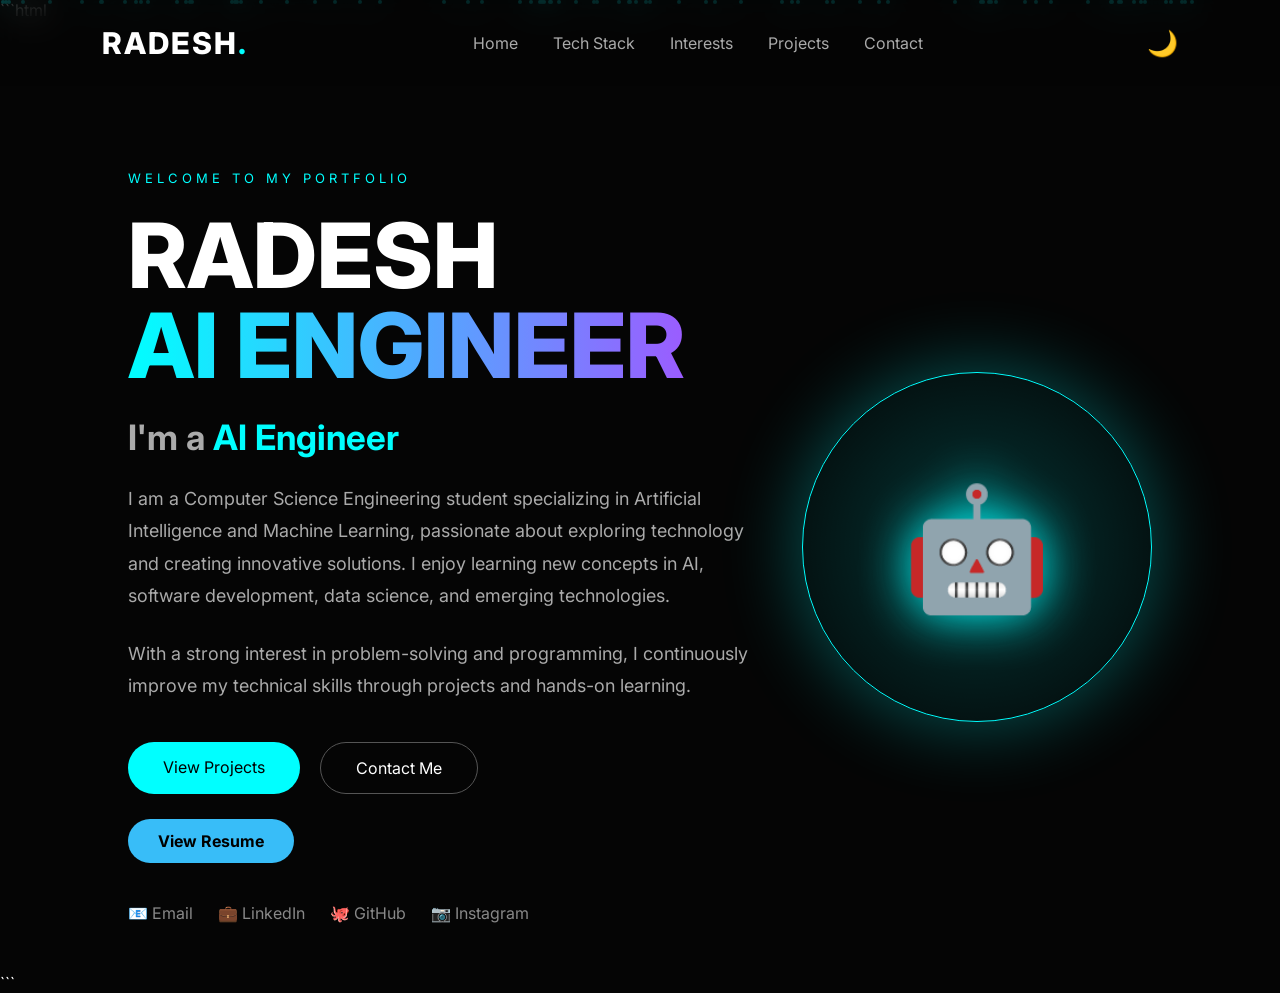
<file: index.html>
```html
<!DOCTYPE html>
<html lang="en">

<head>

    <meta charset="UTF-8">

    <meta name="viewport"
          content="width=device-width, initial-scale=1.0">

    <title>Radesh | AI Engineer</title>

    <link rel="stylesheet"
          href="style.css">

    <link href="https://fonts.googleapis.com/css2?family=Inter:wght@400;600;700;800&display=swap"
          rel="stylesheet">

</head>


<body>

    <!-- ===============================
         BACKGROUND PARTICLES
    ================================ -->

    <div class="particles"></div>


    <!-- ===============================
         NAVBAR
    ================================ -->

    <header>

        <nav>

            <!-- LOGO -->

            <div class="logo">

                RADESH<span>.</span>

            </div>


            <!-- NAVIGATION -->

            <ul>

                <li>
                    <a href="index.html">
                        Home
                    </a>
                </li>

                <li>
                    <a href="techstack.html">
                        Tech Stack
                    </a>
                </li>

                <li>
                    <a href="interest.html">
                        Interests
                    </a>
                </li>

                <li>
                    <a href="projects.html">
                        Projects
                    </a>
                </li>

                <li>
                    <a href="contact.html">
                        Contact
                    </a>
                </li>

            </ul>


            <!-- THEME BUTTON -->

            <button id="theme-toggle">
                🌙
            </button>


            <!-- MOBILE MENU -->

            <div class="menu">
                ☰
            </div>

        </nav>

    </header>



    <!-- ===============================
         HOME SECTION
    ================================ -->

    <section class="hero">


        <!-- LEFT CONTENT -->

        <div class="hero-content">


            <div class="welcome">

                WELCOME TO MY PORTFOLIO

            </div>



            <h1>

                RADESH<br>

                <span>
                    AI ENGINEER
                </span>

            </h1>



            <h2>

                I'm a

                <span id="typing"></span>

            </h2>



            <p>

                I am a Computer Science Engineering student
                specializing in Artificial Intelligence and
                Machine Learning, passionate about exploring
                technology and creating innovative solutions.
                I enjoy learning new concepts in AI, software
                development, data science, and emerging
                technologies.

            </p>



            <p>

                With a strong interest in problem-solving
                and programming, I continuously improve my
                technical skills through projects and
                hands-on learning.

            </p>



            <!-- BUTTONS -->

            <div class="buttons">


                <a href="projects.html"
                   class="primary">

                    View Projects

                </a>



                <a href="contact.html"
                   class="secondary">

                    Contact Me

                </a>


            </div>



            <!-- RESUME -->

            <a href="Radesh_B_Resume.pdf"
   target="_blank"
   class="resume-btn">
    View Resume
</a>



            <!-- SOCIAL LINKS -->

            <div class="social">


                <!-- EMAIL -->

                <a href="mailto:radesh123@gmail.com">

                    📧 Email

                </a>



                <!-- LINKEDIN -->

                <a href="https://www.linkedin.com/in/radesh-b-77797137b"
                   target="_blank">

                    💼 LinkedIn

                </a>



                <!-- GITHUB -->

                <a href="YOUR-GITHUB-LINK"
                   target="_blank">

                    🐙 GitHub

                </a>



                <!-- INSTAGRAM -->

                <a href="YOUR-INSTAGRAM-LINK"
                   target="_blank">

                    📷 Instagram

                </a>


            </div>


        </div>



        <!-- ===============================
             ROBOT IMAGE
        ================================ -->

        <div class="glow-circle">
    <div class="ai-icon">🤖</div>
</div>


        </div>


    </section>



    <!-- ===============================
         JAVASCRIPT
    ================================ -->

    <script src="script.js"></script>


</body>

</html>
```
</file>
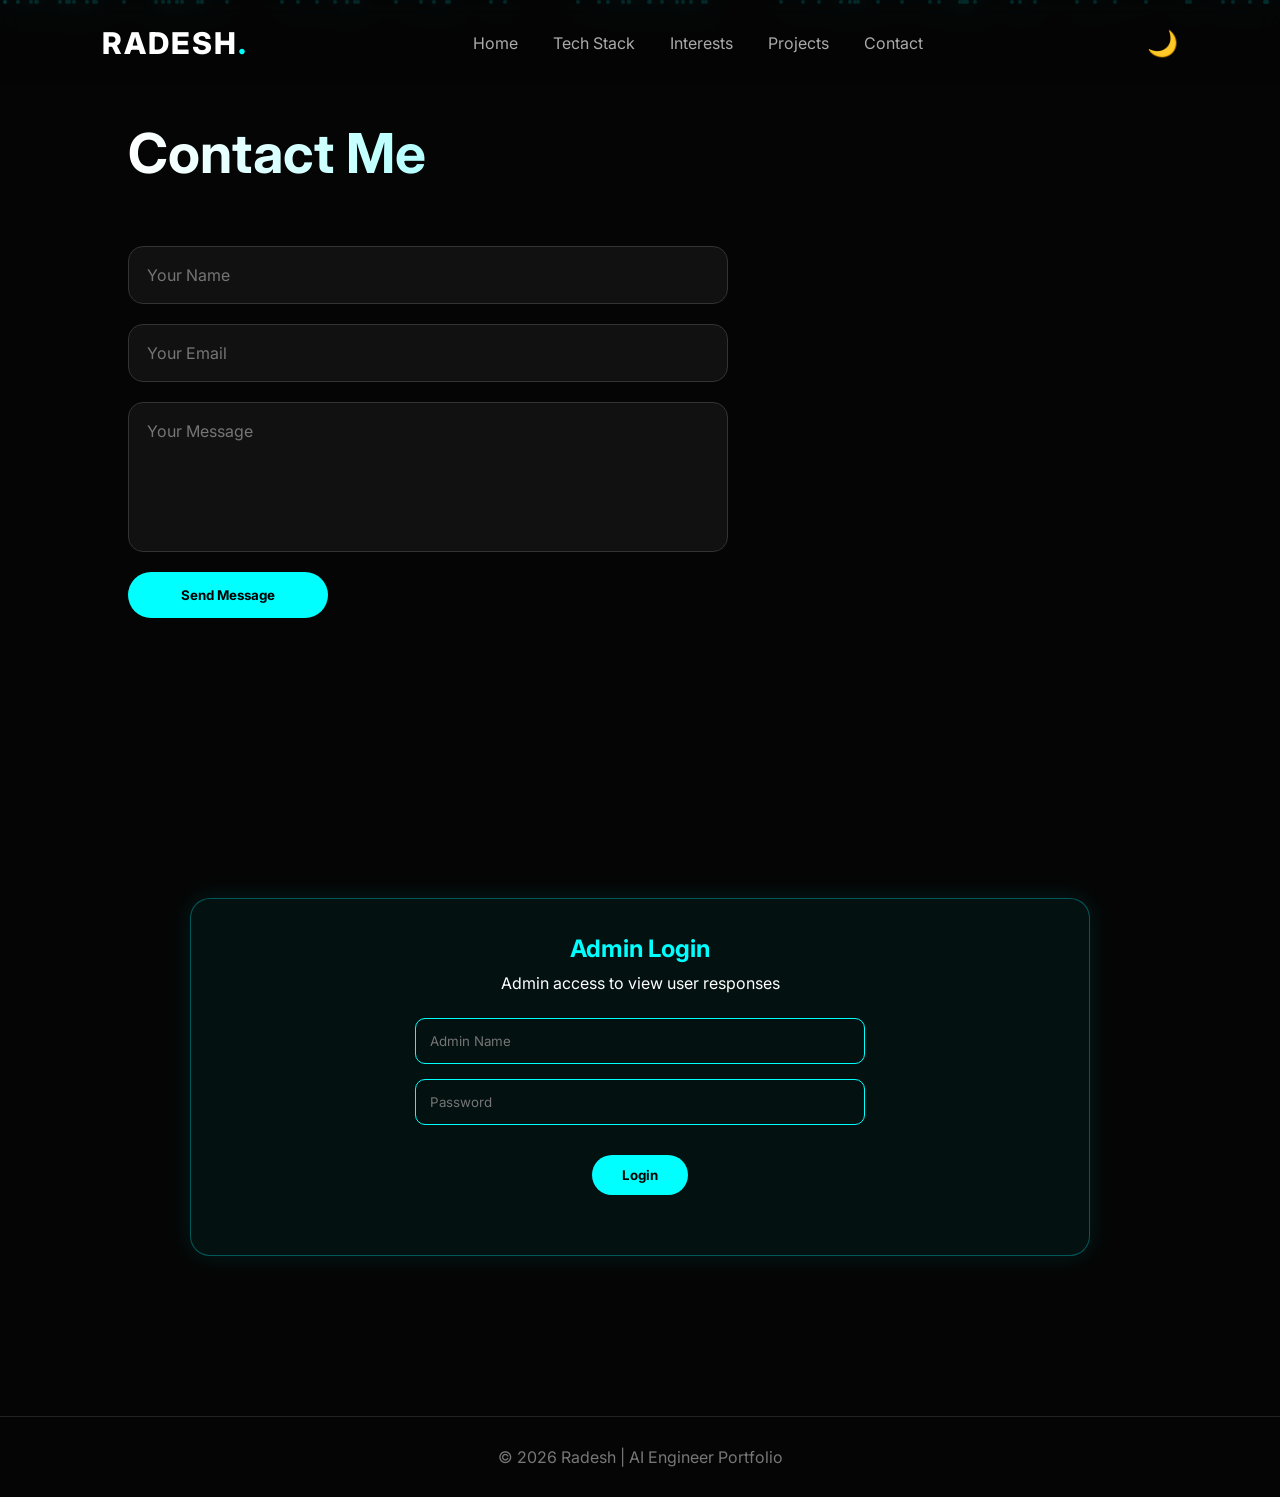
<file: contact.html>
<!DOCTYPE html>
<html lang="en">
<head>

    <meta charset="UTF-8">
    <meta name="viewport" content="width=device-width, initial-scale=1.0">

    <title>Contact | Radesh</title>

    <link rel="stylesheet" href="style.css">

    <link href="https://fonts.googleapis.com/css2?family=Inter:wght@400;600;700;800&display=swap" rel="stylesheet">

</head>

<body>

    <!-- PARTICLES -->
    <div class="particles"></div>


    <!-- ===============================
         NAVBAR
    ================================ -->

    <header>

        <nav>

            <div class="logo">
                RADESH<span>.</span>
            </div>

            <ul>

                <li>
                    <a href="index.html">Home</a>
                </li>

                <li>
                    <a href="techstack.html">Tech Stack</a>
                </li>

                <li>
                    <a href="interest.html">Interests</a>
                </li>

                <li>
                    <a href="projects.html">Projects</a>
                </li>

                <li>
                    <a href="contact.html">Contact</a>
                </li>

            </ul>

            <button id="theme-toggle">
                🌙
            </button>

            <div class="menu">
                ☰
            </div>

        </nav>

    </header>


    <!-- ===============================
         CONTACT FORM
    ================================ -->

    <section class="section" id="contact">

        <h1>
            Contact Me
        </h1>


        <form id="contactForm">

            <input
                type="text"
                id="name"
                placeholder="Your Name"
                required
            >


            <input
                type="email"
                id="email"
                placeholder="Your Email"
                required
            >


            <textarea
                id="message"
                placeholder="Your Message"
                required
            ></textarea>


            <button type="submit">
                Send Message
            </button>

        </form>

    </section>


    <!-- ===============================
         ADMIN LOGIN
    ================================ -->

    <section class="admin-section">

        <div id="adminLogin">

            <h2>
                Admin Login
            </h2>

            <p>
                Admin access to view user responses
            </p>


            <input
                type="text"
                id="adminUser"
                placeholder="Admin Name"
            >


            <input
                type="password"
                id="adminPass"
                placeholder="Password"
            >


            <button
                type="button"
                onclick="adminLogin()">

                Login

            </button>


            <p id="loginMessage"></p>

        </div>


        <!-- ===============================
             USER RESPONSES
        ================================ -->

        <div
            id="responses"
            style="display: none;">

            <h2>
                User Responses
            </h2>

            <p>
                Messages received from visitors
            </p>


            <div id="responseList">

                <!-- Responses will appear here -->

            </div>


            <button
                type="button"
                onclick="adminLogout()">

                Logout

            </button>

        </div>

    </section>



    <!-- ===============================
         FOOTER
    ================================ -->

    <footer>

        © 2026 Radesh | AI Engineer Portfolio

    </footer>


    <script src="script.js"></script>

</body>
</html>
</file>
<file: style.css>
/* =========================================================
   GLOBAL
========================================================= */

* {
    margin: 0;
    padding: 0;
    box-sizing: border-box;
    font-family: 'Inter', sans-serif;
}

html {
    scroll-behavior: smooth;
}

body {
    background: #050505;
    color: white;
    overflow-x: hidden;
}


/* =========================================================
   CUSTOM CURSOR
========================================================= */

.cursor {
    height: 20px;
    width: 20px;
    border-radius: 50%;
    background: #00ffff;

    position: fixed;
    pointer-events: none;

    mix-blend-mode: screen;

    z-index: 9999;
}


/* =========================================================
   NAVBAR
========================================================= */

header {
    position: fixed;
    top: 0;
    width: 100%;

    padding: 25px 8%;

    background: rgba(5, 5, 5, 0.7);
    backdrop-filter: blur(15px);

    z-index: 1000;
}

nav {
    display: flex;
    justify-content: space-between;
    align-items: center;
}

.logo {
    font-size: 30px;
    font-weight: 800;
    letter-spacing: 2px;
}

.logo span {
    color: #00ffff;
}

nav ul {
    display: flex;
    gap: 35px;
    list-style: none;
}

nav ul a {
    text-decoration: none;
    color: #aaa;
    transition: 0.3s;
}

nav ul a:hover {
    color: #00ffff;
}

.menu {
    display: none;
}


/* =========================================================
   THEME TOGGLE
========================================================= */

#theme-toggle {
    background: transparent;
    border: none;
    font-size: 25px;
    cursor: pointer;
    color: white;
}


/* =========================================================
   HERO
========================================================= */

.hero {
    min-height: 100vh;

    display: flex;
    align-items: center;
    justify-content: space-between;

    padding: 150px 10% 50px;
}

.hero-content {
    max-width: 650px;

    animation: slide 1s ease;
}

.welcome {
    letter-spacing: 4px;
    font-size: 13px;
    color: #00ffff;
}

.hero h1 {
    font-size: 90px;
    line-height: 1;
    margin: 25px 0;
    font-weight: 800;
}

.hero h1 span {
    background: linear-gradient(
        90deg,
        #00ffff,
        #9b5cff
    );

    -webkit-background-clip: text;
    background-clip: text;

    color: transparent;
}

.hero h2 {
    font-size: 35px;
    color: #aaa;
}

#typing {
    color: #00ffff;
}

.hero p {
    margin-top: 25px;

    font-size: 18px;
    line-height: 1.8;

    color: #aaa;
}


/* =========================================================
   HERO BUTTONS
========================================================= */

.buttons {
    display: flex;
    gap: 20px;
    margin-top: 40px;
}

.primary,
.secondary {
    padding: 15px 35px;

    border-radius: 40px;

    text-decoration: none;

    transition: 0.4s;
}

.primary {
    background: #00ffff;
    color: black;
}

.secondary {
    border: 1px solid #555;
    color: white;
}

.primary:hover,
.secondary:hover {
    transform: translateY(-5px);

    box-shadow:
        0 0 30px #00ffff;
}


/* =========================================================
   RESUME BUTTON
========================================================= */

.resume-btn {
    display: inline-block;

    margin-top: 25px;

    padding: 12px 30px;

    background: #38bdf8;
    color: black;

    border-radius: 25px;

    text-decoration: none;

    font-weight: bold;

    transition: 0.3s;
}

.resume-btn:hover {
    box-shadow: 0 0 20px #38bdf8;
    transform: translateY(-5px);
}


/* =========================================================
   SOCIAL LINKS
========================================================= */

.social {
    margin-top: 40px;

    display: flex;
    gap: 25px;
}

.social a {
    color: #888;
    text-decoration: none;

    cursor: pointer;

    transition: 0.3s;
}

.social a:hover {
    color: #00ffff;
}


/* =========================================================
   AI / PROFILE CIRCLE
========================================================= */

.hero-image {
    animation: floating 4s infinite;
}

.glow-circle {
    height: 350px;
    width: 350px;

    border-radius: 50%;

    display: flex;
    align-items: center;
    justify-content: center;

    background:
        radial-gradient(
            circle,
            #00ffff33,
            transparent
        );

    border: 1px solid #00ffff;

    box-shadow:
        0 0 80px #00ffff55;

    overflow: hidden;
}


/* =========================================================
   AI ICON
========================================================= */

.ai-icon {
    font-size: 120px;

    animation:
        aiPulse 2s infinite ease-in-out;

    filter:
        drop-shadow(0 0 25px #00ffff);
}


/* =========================================================
   GENERAL SECTIONS
========================================================= */

.section {
    padding: 120px 10%;
}

.section h1 {
    font-size: 55px;

    margin-bottom: 60px;

    background:
        linear-gradient(
            90deg,
            white,
            #00ffff
        );

    -webkit-background-clip: text;
    background-clip: text;

    color: transparent;
}


/* =========================================================
   ABOUT
========================================================= */

.about-container {
    display: flex;

    gap: 60px;

    align-items: center;
}

.about-text {
    max-width: 650px;

    color: #aaa;

    font-size: 20px;

    line-height: 1.8;
}

.stats {
    display: flex;
    gap: 20px;
}

.stats div {
    background: #111;

    border: 1px solid #222;

    padding: 30px;

    border-radius: 20px;

    text-align: center;

    transition: 0.4s;
}

.stats div:hover {
    transform: translateY(-15px);

    border-color: #00ffff;

    box-shadow:
        0 0 30px #00ffff55;
}


/* =========================================================
   TIMELINE
========================================================= */

.timeline-box {
    background: #111;

    padding: 40px;

    border-left: 3px solid #00ffff;

    border-radius: 20px;
}

.timeline-box span {
    color: #00ffff;
}


/* =========================================================
   INTERESTS
========================================================= */

.interests-section {
    text-align: center;

    padding: 120px 8%;
}

.interest-intro {
    margin: 15px auto 50px;

    max-width: 650px;

    opacity: 0.8;
}

.interests-container {
    display: grid;

    grid-template-columns:
        repeat(3, 1fr);

    gap: 25px;

    max-width: 1100px;

    margin: auto;
}

.interest-box {
    display: grid;

    grid-template-columns:
        repeat(3, 1fr);

    gap: 25px;
}

.interest-card {
    padding: 35px 25px;

    border-radius: 20px;

    background:
        rgba(0, 255, 255, 0.05);

    border:
        1px solid rgba(0, 255, 255, 0.25);

    text-align: center;

    transition: 0.3s;
}

.interest-card:hover {
    transform: translateY(-10px);

    box-shadow:
        0 0 25px rgba(0, 255, 255, 0.25);
}

.interest-icon {
    font-size: 45px;

    margin-bottom: 20px;
}

.interest-card img {
    width: 60px;
    height: 60px;

    margin-bottom: 15px;

    object-fit: contain;
}

.interest-card h2 {
    color: #00ffff;

    font-size: 22px;

    margin-bottom: 15px;
}

.interest-card p {
    font-size: 14px;

    line-height: 1.7;

    color: #ccc;
}


/* =========================================================
   TECH STACK
========================================================= */

.techstack-section {
    text-align: center;

    padding: 120px 8%;
}

.techstack-intro {
    margin: 15px auto 50px;

    opacity: 0.8;
}

#tech-stack {
    padding: 120px 10%;

    text-align: center;
}

#tech-stack h1 {
    font-size: 55px;

    margin-bottom: 60px;

    background:
        linear-gradient(
            90deg,
            white,
            #00ffff
        );

    -webkit-background-clip: text;
    background-clip: text;

    color: transparent;
}

#tech-stack h2 {
    font-size: 40px;

    margin-bottom: 50px;
}

.stack-container {
    display: flex;

    flex-wrap: wrap;

    justify-content: center;

    gap: 25px;
}

.stack-item {
    width: 150px;
    height: 140px;

    background:
        rgba(255, 255, 255, 0.08);

    border-radius: 20px;

    display: flex;

    flex-direction: column;

    justify-content: center;

    align-items: center;

    transition: 0.3s;

    border:
        1px solid rgba(255, 255, 255, 0.15);
}

.stack-item img {
    width: 55px;
    height: 55px;

    margin-bottom: 15px;

    object-fit: contain;
}

.stack-item span {
    font-size: 17px;

    font-weight: 600;
}

.stack-item:hover {
    transform: translateY(-10px);

    box-shadow:
        0 10px 30px
        rgba(0, 229, 255, 0.3);
}


/* =========================================================
   TECHNICAL SKILLS
========================================================= */

#skills {
    padding: 100px 10%;
}

.skills-section {
    margin-top: 100px;
}

.skills-section h2 {
    font-size: 36px;

    color: #00ffff;

    margin-bottom: 15px;
}

.skills-intro {
    margin-bottom: 45px;

    opacity: 0.8;
}

.skills-container {
    display: grid;

    grid-template-columns:
        repeat(3, 1fr);

    gap: 25px;

    max-width: 1100px;

    margin: auto;
}

.skill-card {
    padding: 30px 25px;

    border-radius: 20px;

    background:
        rgba(0, 255, 255, 0.05);

    border:
        1px solid rgba(0, 255, 255, 0.25);

    transition: 0.3s;
}

.skill-card:hover {
    transform: translateY(-8px);

    box-shadow:
        0 0 25px
        rgba(0, 255, 255, 0.25);
}

.skill-icon {
    font-size: 40px;

    margin-bottom: 15px;
}

.skill-card h3 {
    color: #00ffff;

    margin-bottom: 12px;
}

.skill-card p {
    line-height: 1.6;

    opacity: 0.85;
}


/* =========================================================
   SKILL BARS
========================================================= */

.skill {
    margin-bottom: 30px;
}

.skill p {
    margin-bottom: 10px;
}

.bar {
    height: 10px;

    background: #222;

    border-radius: 20px;

    overflow: hidden;
}

.bar div {
    height: 100%;

    background:
        linear-gradient(
            90deg,
            #00ffff,
            #9b5cff
        );

    border-radius: 20px;
}

.python {
    width: 90%;
}

.ml {
    width: 85%;
}

.java {
    width: 75%;
}

.web {
    width: 80%;
}


/* =========================================================
   PROJECTS
========================================================= */

.projects {
    display: grid;

    grid-template-columns:
        repeat(auto-fit, minmax(300px, 1fr));

    gap: 35px;
}


/* =========================================================
   PROJECT CARD
========================================================= */

.project-card {
    position: relative;

    background:
        rgba(255, 255, 255, 0.05);

    border:
        1px solid rgba(0, 255, 255, 0.25);

    border-radius: 25px;

    backdrop-filter: blur(10px);

    transition:
        transform 0.5s ease,
        box-shadow 0.5s ease,
        border-color 0.5s ease;

    box-shadow:
        0 0 10px rgba(0, 255, 255, 0.08);
}


/* =========================================================
   PROJECT CARD GLOW
========================================================= */

.project-card:hover {

    transform:
        translateY(-15px)
        scale(1.02);

    border-color: #00ffff;

    box-shadow:
        0 0 15px #00ffff,
        0 0 35px rgba(0, 255, 255, 0.6),
        0 0 70px rgba(0, 255, 255, 0.25);
}


/* =========================================================
   PROJECT IMAGE
========================================================= */

.project-image {
    height: 180px;

    display: flex;

    align-items: center;

    justify-content: center;

    font-size: 60px;

    color: #00ffff;

    background: #080808;

    border-radius: 20px;

    overflow: hidden;
}

.project-image img {
    width: 100%;
    height: 100%;

    object-fit: cover;
}


/* =========================================================
   PROJECT TEXT
========================================================= */

.project-card p {
    color: #aaa;

    line-height: 1.7;

    margin: 20px 0;
}


/* =========================================================
   PROJECT TAGS
========================================================= */

.tags {
    display: flex;

    flex-wrap: wrap;

    gap: 8px;
}

.tags span {
    padding: 8px 15px;

    border-radius: 20px;

    background: #222;

    font-size: 12px;
}


/* =========================================================
   PROJECT BUTTONS
========================================================= */

.project-card button {

    margin-top: 25px;

    padding: 12px 25px;

    border-radius: 30px;

    background: #00ffff;

    border: none;

    cursor: pointer;

    color: black;

    font-weight: bold;

    transition: 0.3s;
}

.project-card button:hover {

    transform: translateY(-5px);

    box-shadow:
        0 0 25px #00ffff;
}

.view-project {

    display: inline-block;

    margin-top: 25px;

    padding: 12px 25px;

    border-radius: 30px;

    background: #00ffff;

    color: black;

    text-decoration: none;

    font-weight: bold;

    transition: 0.3s;

    cursor: pointer;
}

.view-project:hover {

    transform: translateY(-5px);

    box-shadow:
        0 0 25px #00ffff;
}


/* =========================================================
   3D PROJECT FLIP CARDS
========================================================= */

.flip-card {

    perspective: 1000px;

    height: 500px;
}

.flip-inner {

    position: relative;

    width: 100%;
    height: 100%;

    transition:
        transform 0.8s ease;

    transform-style: preserve-3d;
}


/* FLIP */

.flip-card.flipped .flip-inner {

    transform:
        rotateY(180deg);
}


/* =========================================================
   FRONT & BACK
========================================================= */

.flip-front,
.flip-back {

    position: absolute;

    width: 100%;
    height: 100%;

    top: 0;
    left: 0;

    backface-visibility: hidden;

    -webkit-backface-visibility: hidden;

    border-radius: 25px;

    box-sizing: border-box;
}


/* FRONT */

.flip-front {

    padding: 30px;

    background:
        rgba(255, 255, 255, 0.05);
}


/* BACK */

.flip-back {

    transform:
        rotateY(180deg);

    display: flex;

    flex-direction: column;

    justify-content: center;

    align-items: center;

    padding: 25px;

    text-align: center;

    background:
        rgba(255, 255, 255, 0.05);
}


/* =========================================================
   BACK IMAGE
========================================================= */

.flip-back img {

    width: 85%;

    height: 220px;

    object-fit: cover;

    border-radius: 15px;

    margin-bottom: 20px;
}

.flip-back h2 {

    margin: 10px 0;
}

.flip-back p {

    margin: 5px 0 20px;
}


/* =========================================================
   BACK BUTTON
========================================================= */

.back-button {

    margin-top: 10px;

    padding: 10px 22px;

    border-radius: 25px;

    background: transparent;

    color: #00ffff;

    border:
        1px solid #00ffff;

    font-weight: bold;

    transition: 0.3s;

    cursor: pointer;
}

.back-button:hover {

    background: #00ffff;

    color: black;

    box-shadow:
        0 0 20px #00ffff;
}


/* =========================================================
   CONTACT
========================================================= */

#contact {
    padding: 120px 10%;
}

#contact form {

    display: flex;

    flex-direction: column;

    width: 100%;

    max-width: 600px;

    gap: 20px;
}

input,
textarea {

    background: #111;

    border:
        1px solid #333;

    padding: 18px;

    color: white;

    border-radius: 15px;
}

#contact input,
#contact textarea {

    width: 100%;

    padding: 18px;

    background: #111;

    border:
        1px solid #333;

    border-radius: 15px;

    color: white;

    font-size: 16px;
}

textarea {

    height: 150px;
}

#contact textarea {

    height: 150px;

    resize: none;
}

form button {

    padding: 18px;

    background: #00ffff;

    border: none;

    border-radius: 30px;

    cursor: pointer;
}

#contact button {

    width: 200px;

    padding: 15px;

    border: none;

    border-radius: 30px;

    background: #00ffff;

    color: black;

    font-weight: bold;

    cursor: pointer;

    transition: 0.3s;
}

#contact button:hover {

    box-shadow:
        0 0 25px #00ffff;

    transform:
        translateY(-5px);
}


/* =========================================================
   ADMIN LOGIN & RESPONSES
========================================================= */

.admin-section {

    width: 90%;

    max-width: 900px;

    margin: 60px auto;

    padding: 100px 0;

    text-align: center;
}

.admin-section h1 {

    font-size: 55px;

    margin-bottom: 50px;

    background:
        linear-gradient(
            90deg,
            white,
            #00ffff
        );

    -webkit-background-clip: text;
    background-clip: text;

    color: transparent;
}

#adminLogin,
#responses {

    padding: 35px;

    border-radius: 20px;

    background:
        rgba(0, 255, 255, 0.05);

    border:
        1px solid rgba(0, 255, 255, 0.3);

    box-shadow:
        0 0 25px
        rgba(0, 255, 255, 0.1);
}

#adminLogin h2,
#responses h2 {

    color: #00ffff;

    margin-bottom: 10px;
}

#adminLogin p,
#responses > p {

    margin-bottom: 25px;
}

#adminLogin input {

    display: block;

    width: 80%;

    max-width: 450px;

    margin: 15px auto;

    padding: 14px;

    border-radius: 10px;

    border:
        1px solid #00ffff;

    background: transparent;

    color: white;

    outline: none;
}

#adminLogin button,
#responses > button {

    margin-top: 15px;

    padding: 12px 30px;

    border: none;

    border-radius: 25px;

    background: #00ffff;

    color: black;

    font-weight: bold;

    cursor: pointer;

    transition: 0.3s;
}

#adminLogin button:hover,
#responses > button:hover {

    transform:
        translateY(-3px);

    box-shadow:
        0 0 20px #00ffff;
}

#loginMessage {

    color: #ff4444;

    margin-top: 15px;
}


/* =========================================================
   RESPONSE CARDS
========================================================= */

#responseList {

    margin-top: 30px;
}

.response-card {

    text-align: left;

    padding: 25px;

    margin: 20px 0;

    border-radius: 15px;

    background:
        rgba(0, 0, 0, 0.3);

    border:
        1px solid rgba(0, 255, 255, 0.25);
}

.response-card h3 {

    color: #00ffff;

    margin-bottom: 10px;
}

.response-card p {

    color: #aaa;

    margin: 8px 0;
}

.response-card small {

    display: block;

    margin-top: 15px;

    color: #aaa;
}

.delete-response {

    margin-top: 15px;

    padding: 8px 18px;

    border: none;

    border-radius: 20px;

    background: #ff4444;

    color: white;

    cursor: pointer;
}

.delete-response:hover {

    box-shadow:
        0 0 15px #ff4444;
}

.no-responses {

    padding: 30px;

    margin-top: 20px;
}


/* =========================================================
   FOOTER
========================================================= */

footer {

    padding: 30px;

    text-align: center;

    border-top:
        1px solid #222;

    color: #777;
}


/* =========================================================
   MOVING PARTICLES
========================================================= */

.particles {

    position: fixed;

    height: 100%;
    width: 100%;

    top: 0;
    left: 0;

    z-index: -1;

    overflow: hidden;
}

.particle {

    position: absolute;

    height: 4px;
    width: 4px;

    background: #00ffff;

    border-radius: 50%;

    box-shadow:
        0 0 20px #00ffff;

    animation:
        moveParticle linear infinite;
}

@keyframes moveParticle {

    from {

        transform:
            translateY(100vh);

        opacity: 0;
    }

    50% {

        opacity: 1;
    }

    to {

        transform:
            translateY(-100vh);

        opacity: 0;
    }
}


/* =========================================================
   ANIMATIONS
========================================================= */

@keyframes floating {

    50% {

        transform:
            translateY(-20px);
    }
}

@keyframes slide {

    from {

        opacity: 0;

        transform:
            translateX(-80px);
    }

    to {

        opacity: 1;

        transform:
            translateX(0);
    }
}


/* AI PULSE */

@keyframes aiPulse {

    0%,
    100% {

        transform: scale(1);

        filter:
            drop-shadow(0 0 15px #00ffff);
    }

    50% {

        transform: scale(1.08);

        filter:
            drop-shadow(0 0 35px #00ffff);
    }
}


.reveal {

    opacity: 0;

    transform:
        translateY(50px);

    transition: 1s;
}

.reveal.active {

    opacity: 1;

    transform:
        translateY(0);
}


/* =========================================================
   LIGHT THEME
========================================================= */

body.light {

    background: #f5f5f5;

    color: #111;
}

body.light header {

    background:
        rgba(255, 255, 255, 0.7);
}

body.light .interest-card,
body.light .stack-item,
body.light .timeline-box,
body.light .project-card,
body.light .skill-card {

    background: white;

    color: #111;
}

body.light p {

    color: #444;
}

body.light nav a,
body.light nav ul a {

    color: #111;
}

body.light #theme-toggle {

    color: #111;
}

body.light .project-card p {

    color: #444;
}

body.light .skill-card p {

    color: #444;
}

body.light .interest-card p {

    color: #444;
}


/* LIGHT THEME PROJECT GLOW */

body.light .project-card:hover {

    border-color: #00ffff;

    box-shadow:
        0 0 15px #00ffff,
        0 0 35px rgba(0, 255, 255, 0.5);
}


/* =========================================================
   MOBILE
========================================================= */

@media (max-width: 900px) {

    .hero {

        flex-direction: column;

        text-align: center;

        padding-top: 130px;
    }

    .hero h1 {

        font-size: 55px;
    }

    .hero h2 {

        font-size: 28px;
    }

    .hero-image {

        margin-top: 50px;
    }

    .glow-circle {

        width: 280px;
        height: 280px;
    }

    nav ul {

        display: none;
    }

    .menu {

        display: block;

        font-size: 25px;

        cursor: pointer;
    }

    .about-container {

        flex-direction: column;
    }

    .stats {

        flex-wrap: wrap;
    }

    .interest-box,
    .interests-container {

        grid-template-columns: 1fr;
    }

    .skills-container {

        grid-template-columns: 1fr;
    }

    .stack-container {

        gap: 15px;
    }

    .stack-item {

        width: 130px;
        height: 130px;
    }

    .section h1,
    #tech-stack h1,
    .admin-section h1 {

        font-size: 42px;
    }

    .buttons {

        justify-content: center;

        flex-wrap: wrap;
    }

    .social {

        justify-content: center;
    }
}


/* =========================================================
   SMALL MOBILE
========================================================= */

@media (max-width: 500px) {

    .hero h1 {

        font-size: 45px;
    }

    .hero h2 {

        font-size: 23px;
    }

    .hero p {

        font-size: 16px;
    }

    .glow-circle {

        width: 240px;
        height: 240px;
    }

    .ai-icon {

        font-size: 90px;
    }

    .stack-item {

        width: 110px;
        height: 115px;
    }

    .stack-item img {

        width: 45px;
        height: 45px;
    }

    .stack-item span {

        font-size: 14px;
    }

    .flip-card {

        height: 450px;
    }

    #adminLogin input {

        width: 100%;
    }
}
</file>
